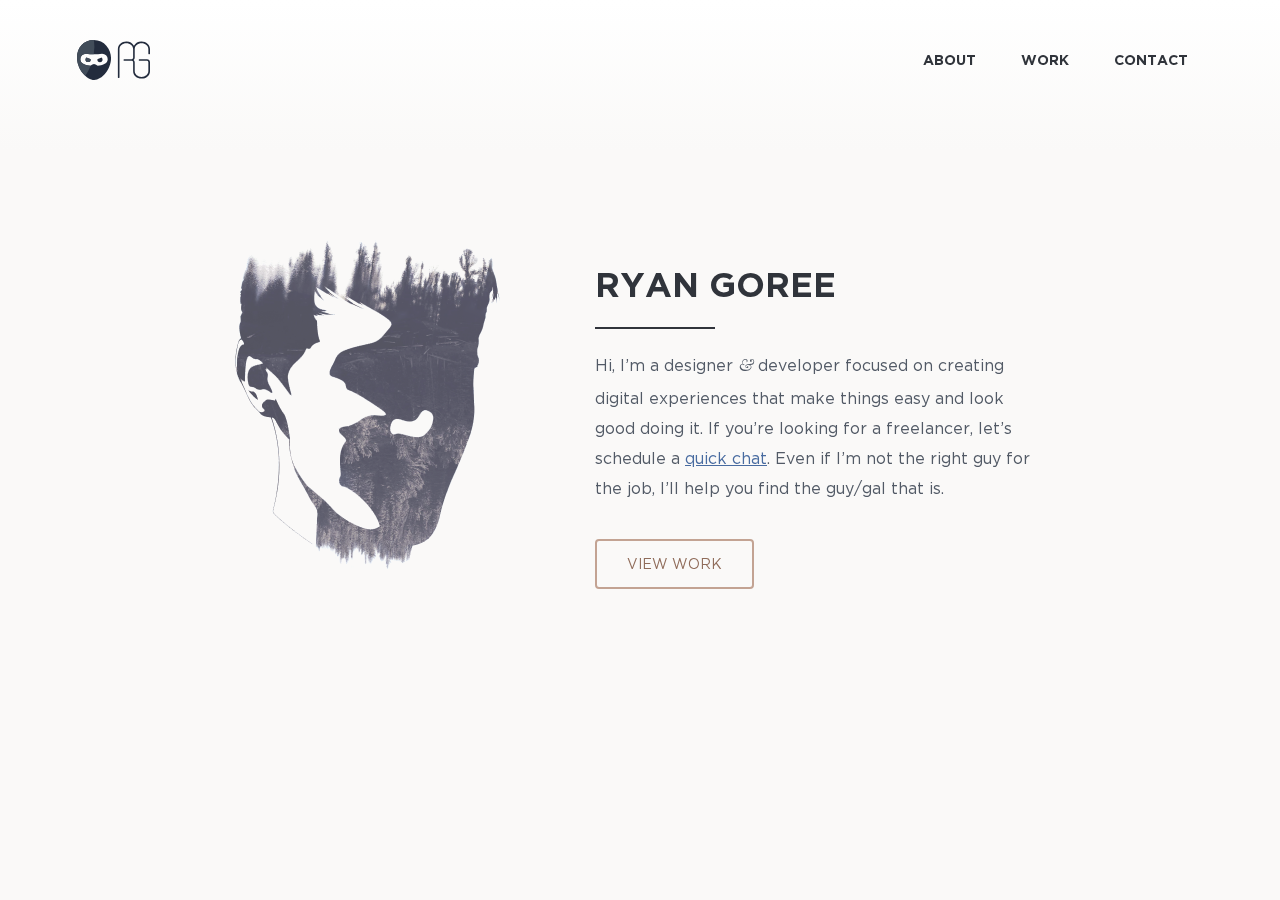
<file: index.html>
<!doctype html>
<html>
<head>
<meta charset="utf-8">
<meta name="viewport" content="width=device-width">
<title>Ryan Goree | Designer &amp; Developer</title>
<meta name="description" content="Hi, I’m a web designer &amp; web developer focused on creating digital experiences that make things easy and look good doing it.">
<link rel="shortcut icon" href="favicon.ico"/>
<link rel="stylesheet" href="css/portfolio-2017.css"></head>

<body>
<div class="background"></div>
<nav class="mobile-nav">
    <a href="javascript:;" class="mobile-nav-close-icon">
        <span>Close Menu</span>
    </a>
    <ul>
        <li><a href="/">About</a></li>
        <li><a href="/work.html">Work</a></li>
        <li><a href="/contact.html">Contact</a></li>
    </ul>
</nav>

<header class="mobile-header">
    <a class="logo" href="/">
        <img src="img/ninja-ryan-goree-light.svg">
    </a>
    <a href="javascript:;" class="mobile-nav-icon">
        <span>Menu</span>
    </a>
</header>

<div class="content">

    <header class="main-header">
        <a class="logo" href="/">
            <img src="img/ninja-ryan-goree.svg">
        </a>
        <nav class="main-nav">
            <ul>
                <li><a href="/">About</a></li>
                <li><a href="/work.html">Work</a></li>
                <li><a href="/contact.html">Contact</a></li>
            </ul>
        </nav>
    </header>
    
    <div id="about" class="page">
        <img class="about-portrait" src="img/dbl-exposure-vector-portrait.png">
        <div class="about-content">
            <h1>Ryan Goree</h1>
            <p>Hi, I’m a designer <span class="accent-character">&amp;</span> developer focused on creating digital experiences that make things easy and look good doing it. If you’re looking for a freelancer, let’s schedule a <a href="#quick-chat">quick chat</a>. Even if I’m not the right guy for the job, I’ll help you find the guy/gal that is.</p>
            <div class="button-container">
                <a href="/work.html" class="button button-1">View Work</a>
            </div>
        </div>
    </div>

    <div id="quick-chat" class="page">
        <h1>Request a Quick Chat</h1>
        <form id="quick-chat-form" action="http://www.ryangoree.com/cgi-sys/formmail.pl" method="post" name="hgmailer">
            <input type="hidden" name="recipient" value="ryan@ryangoree.com">
            <input type="hidden" name="subject" value="QUICK CHAT REQUEST">
            <div class="field-row">
                <input id="quick-chat-name" type="text" name="name" title="Name" placeholder="Name">
            </div>
            <div class="field-row">
                <input id="quick-chat-email-toggle" class="contact-toggle-radio" type="radio" name="response_type" value="email" checked>
                <label for="quick-chat-email-toggle" class="contact-toggle-label">Email</label>
                <input id="quick-chat-phone-toggle" class="contact-toggle-radio" type="radio" name="response_type" value="call">
                <label for="quick-chat-phone-toggle" class="contact-toggle-label">Call</label>
                <input id="quick-chat-email" class="contact-toggle-field active" type="email" name="email" title="Email address" placeholder="Email">
                <input id="quick-chat-phone" class="contact-toggle-field" type="tel" name="phone" title="Phone number" placeholder="Phone">
            </div>
            <div class="field-row">
                <textarea id="quick-chat-message" name="message" title="Short description of your project" placeholder="Short description of your project"></textarea>
            </div>
            <div class="button-container">
                <a href="/" class="submit button button-1">Send</a>
            </div>
            <div class="spinner"></div>
            <div class="confirmation">
                <h3>Thank You</h3>
                <p>I'll be in touch soon.<p>
            </div>
        </form>
    </div>

    <div id="contact" class="page">
        <h1>Contact</h1>
        <p>I'm based out of San Antonio, TX and work freelance during the evenings and weekends.</p>
        <div class="contact-cols">
            <div class="col">
                <h3>Email</h3>
                <a href="mailto:ryan@ryangoree.com">ryan@ryangoree.com</a>
            </div>
            <div class="col">
                <h3>Phone</h3>
                <a href="tel:2108345065">+1 (210) 834-5065</a>
            </div>
            <div class="col">
                <a id="linked-in-logo" href="https://www.linkedin.com/in/ryangoree/"><svg data-name="Layer 1" xmlns="http://www.w3.org/2000/svg" viewBox="0 0 30 30"><defs><style>.cls-1{fill:#a4acbb;}</style></defs><title>linkedin-logo</title><path class="cls-1" d="M27.78,0H2.21A2.19,2.19,0,0,0,0,2.16V27.84A2.19,2.19,0,0,0,2.21,30H27.78A2.19,2.19,0,0,0,30,27.84V2.16A2.19,2.19,0,0,0,27.78,0ZM8.9,25.56H4.45V11.25H8.9ZM6.67,9.29A2.58,2.58,0,1,1,9.25,6.71,2.58,2.58,0,0,1,6.67,9.29ZM25.57,25.56H21.12v-7c0-1.66,0-3.8-2.31-3.8s-2.67,1.81-2.67,3.68v7.08H11.69V11.25H16v2H16a4.67,4.67,0,0,1,4.21-2.31c4.51,0,5.34,3,5.34,6.82Z"/></svg></path></svg></a>
            </div>
        </div>
        <h2>Request a Quick Chat</h2>
        <form id="contact-form" action="http://www.ryangoree.com/cgi-sys/formmail.pl" method="post" name="hgmailer">
            <div class="spinner"></div>
            <div class="confirmation">
                <h3>Thank You</h3>
                <p>I'll be in touch soon.<p>
            </div>
            <input type="hidden" name="recipient" value="ryan@ryangoree.com">
            <input type="hidden" name="subject" value="QUICK CHAT REQUEST">
            <div class="field-row">
                <input id="contact-name" type="text" name="name" title="Name" placeholder="Name">
            </div>
            <div class="field-row">
                <input id="contact-email-toggle" class="contact-toggle-radio" type="radio" name="response_type" value="email" checked>
                <label for="contact-email-toggle" class="contact-toggle-label">Email</label>
                <input id="contact-phone-toggle" class="contact-toggle-radio" type="radio" name="response_type" value="phone">
                <label for="contact-phone-toggle" class="contact-toggle-label">Call</label>
                <input id="contact-email" class="contact-toggle-field active" type="email" name="email" title="Email address" placeholder="Email">
                <input id="contact-phone" class="contact-toggle-field" type="tel" name="phone" title="Phone number" placeholder="Phone">
            </div>
            <div class="field-row">
                <textarea id="contact-message" name="message" title="Short description of your project" placeholder="Short description of your project"></textarea>
            </div>
            <div class="button-container">
                <a href="/" class="submit button button-1">Send</a>
            </div>
        </form>
    </div>

<div id="spinner" class="spinner"></div>
<script src="https://ajax.googleapis.com/ajax/libs/jquery/3.2.1/jquery.min.js"></script>
<script src="js/portfolio-2017.js"></script>

</div></body>
</html>
</file>
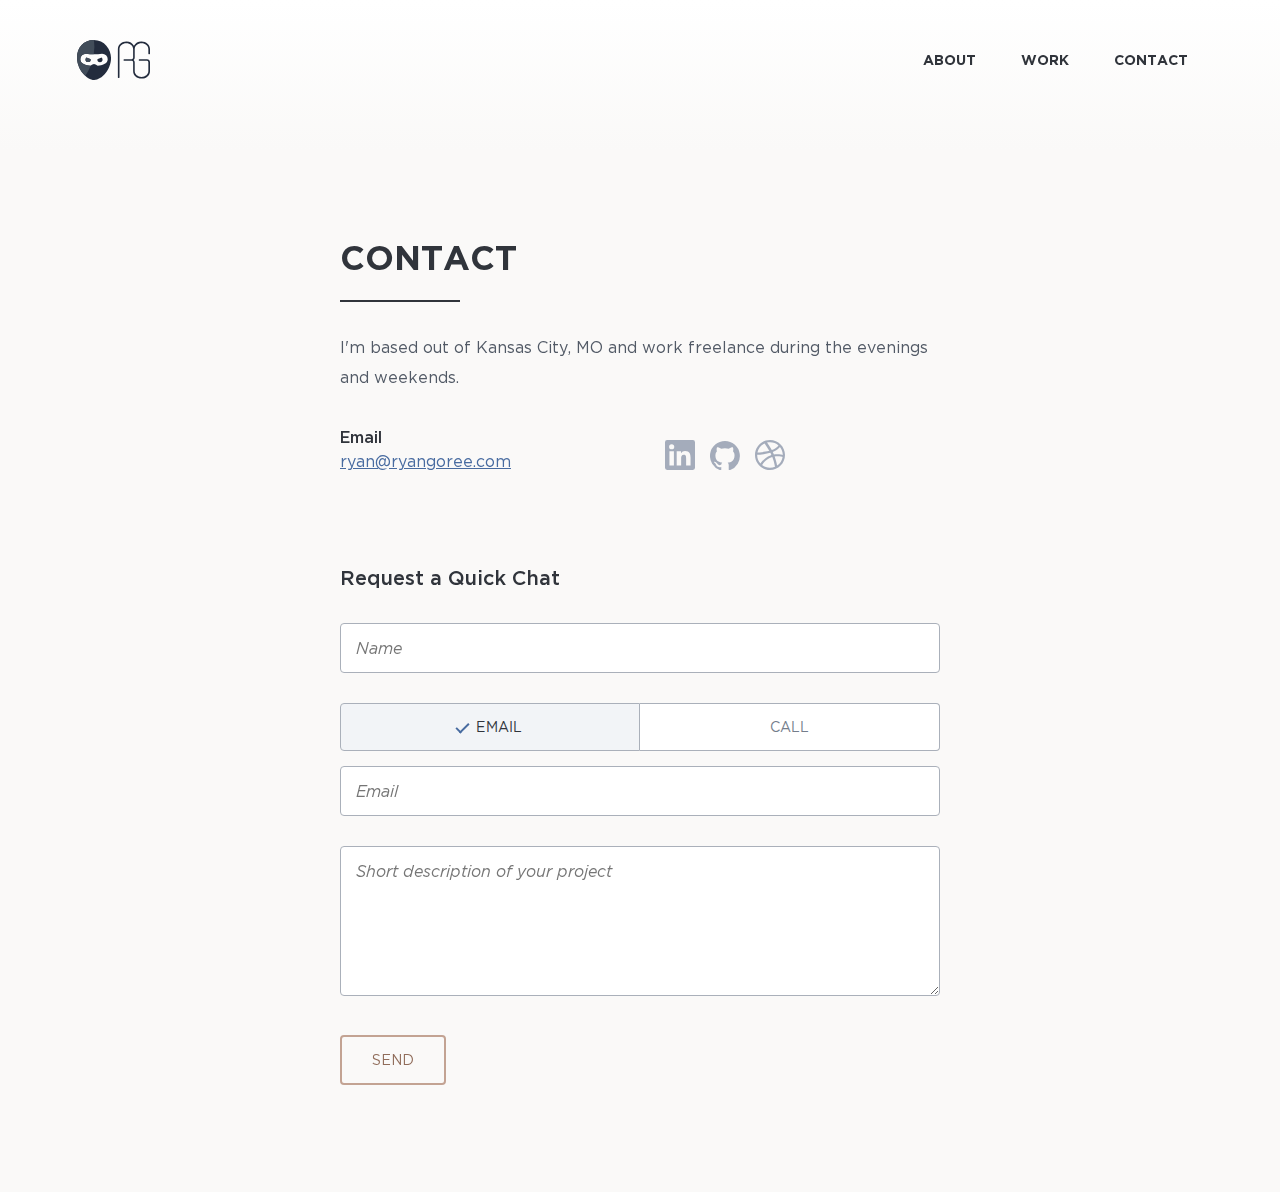
<file: contact.html>
<!doctype html>
<html>
<head>
<meta charset="utf-8">
<meta name="viewport" content="width=device-width">
<title>Ryan Goree | Designer &amp; Developer</title>
<meta name="description" content="Hi, I’m a web designer &amp; web developer focused on creating digital experiences that make things easy and look good doing it.">
<link rel="shortcut icon" href="favicon.ico"/>
<link rel="stylesheet" href="css/portfolio-2017.css"></head>

<body>
<div class="background"></div>
<nav class="mobile-nav">
    <a href="javascript:;" class="mobile-nav-close-icon">
        <span>Close Menu</span>
    </a>
    <ul>
        <li><a href="/">About</a></li>
        <li><a href="/work.html">Work</a></li>
        <li><a href="/contact.html">Contact</a></li>
    </ul>
</nav>

<header class="mobile-header">
    <a class="logo" href="/">
        <img src="img/ninja-ryan-goree-light.svg">
    </a>
    <a href="javascript:;" class="mobile-nav-icon">
        <span>Menu</span>
    </a>
</header>

<div class="content">

    <header class="main-header">
        <a class="logo" href="/">
            <img src="img/ninja-ryan-goree.svg">
        </a>
        <nav class="main-nav">
            <ul>
                <li><a href="/">About</a></li>
                <li><a href="/work.html">Work</a></li>
                <li><a href="/contact.html">Contact</a></li>
            </ul>
        </nav>
    </header>

    <div id="contact" class="page">
        <h1>Contact</h1>
        <p>I'm based out of Kansas City, MO and work freelance during the evenings and weekends.</p>
        <div class="contact-cols">
            <div class="col">
                <h3>Email</h3>
                <a href="mailto:ryan@ryangoree.com">ryan@ryangoree.com</a>
            </div>
            <div class="col icons">
                <a class="social-icon linkedin-icon" title="LinkedIn" href="https://www.linkedin.com/in/ryangoree/" target="_blank"><svg xmlns="http://www.w3.org/2000/svg" viewBox="0 0 30 30"><path d="M27.78,0H2.21A2.19,2.19,0,0,0,0,2.16V27.84A2.19,2.19,0,0,0,2.21,30H27.78A2.19,2.19,0,0,0,30,27.84V2.16A2.19,2.19,0,0,0,27.78,0ZM8.9,25.56H4.45V11.25H8.9ZM6.67,9.29A2.58,2.58,0,1,1,9.25,6.71,2.58,2.58,0,0,1,6.67,9.29ZM25.57,25.56H21.12v-7c0-1.66,0-3.8-2.31-3.8s-2.67,1.81-2.67,3.68v7.08H11.69V11.25H16v2H16a4.67,4.67,0,0,1,4.21-2.31c4.51,0,5.34,3,5.34,6.82Z"/></svg></path></svg></a>
                <a class="social-icon github-icon" title="GitHub" href="https://github.com/ryangoree" target="_blank"><svg xmlns="http://www.w3.org/2000/svg" viewBox="0 0 32.58 31.77"><path d="M16.29,0a16.29,16.29,0,0,0-5.15,31.75c.82.15,1.11-.36,1.11-.79s0-1.41,0-2.77C7.7,29.18,6.74,26,6.74,26a4.36,4.36,0,0,0-1.81-2.39c-1.47-1,.12-1,.12-1a3.43,3.43,0,0,1,2.49,1.68,3.48,3.48,0,0,0,4.74,1.36,3.46,3.46,0,0,1,1-2.18c-3.62-.41-7.42-1.81-7.42-8a6.3,6.3,0,0,1,1.67-4.37,5.94,5.94,0,0,1,.16-4.31s1.37-.44,4.48,1.67a15.41,15.41,0,0,1,8.16,0c3.11-2.11,4.47-1.67,4.47-1.67A5.91,5.91,0,0,1,25,11.07a6.3,6.3,0,0,1,1.67,4.37c0,6.26-3.81,7.63-7.44,8a3.85,3.85,0,0,1,1.11,3c0,2.18,0,3.94,0,4.47s.29.94,1.12.78A16.29,16.29,0,0,0,16.29,0Z" style="fill-rule:evenodd"/></svg></a>
                <a class="social-icon dribble-icon" title="Dribbble" href="https://dribbble.com/ryangoree" target="_blank"><svg viewBox="0 0 100 100" fill="none" xmlns="http://www.w3.org/2000/svg"><path fill-rule="evenodd" clip-rule="evenodd" d="M50 0C22.397 0 0 22.397 0 50C0 77.603 22.397 100 50 100C77.5488 100 100 77.603 100 50C100 22.397 77.5488 0 50 0ZM83.026 23.0477C88.9913 30.3145 92.5705 39.5879 92.679 49.6204C91.269 49.3492 77.1692 46.4751 62.961 48.2646C62.6356 47.5597 62.3644 46.8004 62.0391 46.0412C61.1714 43.9805 60.1952 41.8655 59.2191 39.859C74.9458 33.4599 82.1041 24.2408 83.026 23.0477ZM50 7.37527C60.846 7.37527 70.7701 11.4425 78.308 18.1128C77.5488 19.1974 71.0954 27.82 55.9111 33.5141C48.9154 20.6616 41.1605 10.141 39.9675 8.5141C43.167 7.75488 46.5293 7.37527 50 7.37527ZM31.833 11.3883C32.9718 12.9067 40.564 23.4816 47.6681 36.0629C27.7115 41.3774 10.0868 41.269 8.18872 41.269C10.9544 28.0369 19.9024 17.0282 31.833 11.3883ZM7.26681 50.0542C7.26681 49.6204 7.26681 49.1866 7.26681 48.7527C9.11063 48.8069 29.8265 49.0781 51.1388 42.679C52.3861 45.0651 53.5249 47.5054 54.6095 49.9458C54.0672 50.1085 53.4707 50.2712 52.9284 50.4338C30.9111 57.538 19.1974 76.9523 18.2213 78.5792C11.4425 71.0412 7.26681 61.0087 7.26681 50.0542ZM50 92.7332C40.1302 92.7332 31.0195 89.3709 23.8069 83.731C24.5662 82.1584 33.243 65.4555 57.321 57.0499C57.4295 56.9957 57.4837 56.9957 57.5922 56.9414C63.6117 72.5054 66.0521 85.5748 66.7028 89.3167C61.551 91.5401 55.9111 92.7332 50 92.7332ZM73.807 85.4122C73.3731 82.8091 71.0955 70.3362 65.5098 54.9892C78.9046 52.8742 90.6182 56.3449 92.0824 56.833C90.2386 68.7093 83.4056 78.9588 73.807 85.4122Z" fill="#444"/></svg></a>
            </div>
        </div>
        <h2>Request a Quick Chat</h2>
        <form id="contact-form" action="http://www.ryangoree.com/cgi-sys/formmail.pl" method="post" name="hgmailer">
            <div class="spinner"></div>
            <div class="confirmation">
                <h3>Thank You</h3>
                <p>I'll be in touch soon.<p>
            </div>
            <input type="hidden" name="recipient" value="ryan@ryangoree.com">
            <input type="hidden" name="subject" value="QUICK CHAT REQUEST">
            <div class="field-row">
                <input id="contact-name" type="text" name="name" title="Name" placeholder="Name">
            </div>
            <div class="field-row">
                <input id="contact-email-toggle" class="contact-toggle-radio" type="radio" name="response_type" value="email" checked>
                <label for="contact-email-toggle" class="contact-toggle-label">Email</label>
                <input id="contact-phone-toggle" class="contact-toggle-radio" type="radio" name="response_type" value="phone">
                <label for="contact-phone-toggle" class="contact-toggle-label">Call</label>
                <input id="contact-email" class="contact-toggle-field active" type="email" name="email" title="Email address" placeholder="Email">
                <input id="contact-phone" class="contact-toggle-field" type="tel" name="phone" title="Phone number" placeholder="Phone">
            </div>
            <div class="field-row">
                <textarea id="contact-message" name="message" title="Short description of your project" placeholder="Short description of your project"></textarea>
            </div>
            <div class="button-container">
                <a href="/contact.html" class="submit button button-1">Send</a>
            </div>
        </form>
    </div>

<div id="spinner" class="spinner"></div>
<script src="https://ajax.googleapis.com/ajax/libs/jquery/3.2.1/jquery.min.js"></script>
<script src="js/portfolio-2017.js"></script>

</div></body>
</html>
</file>
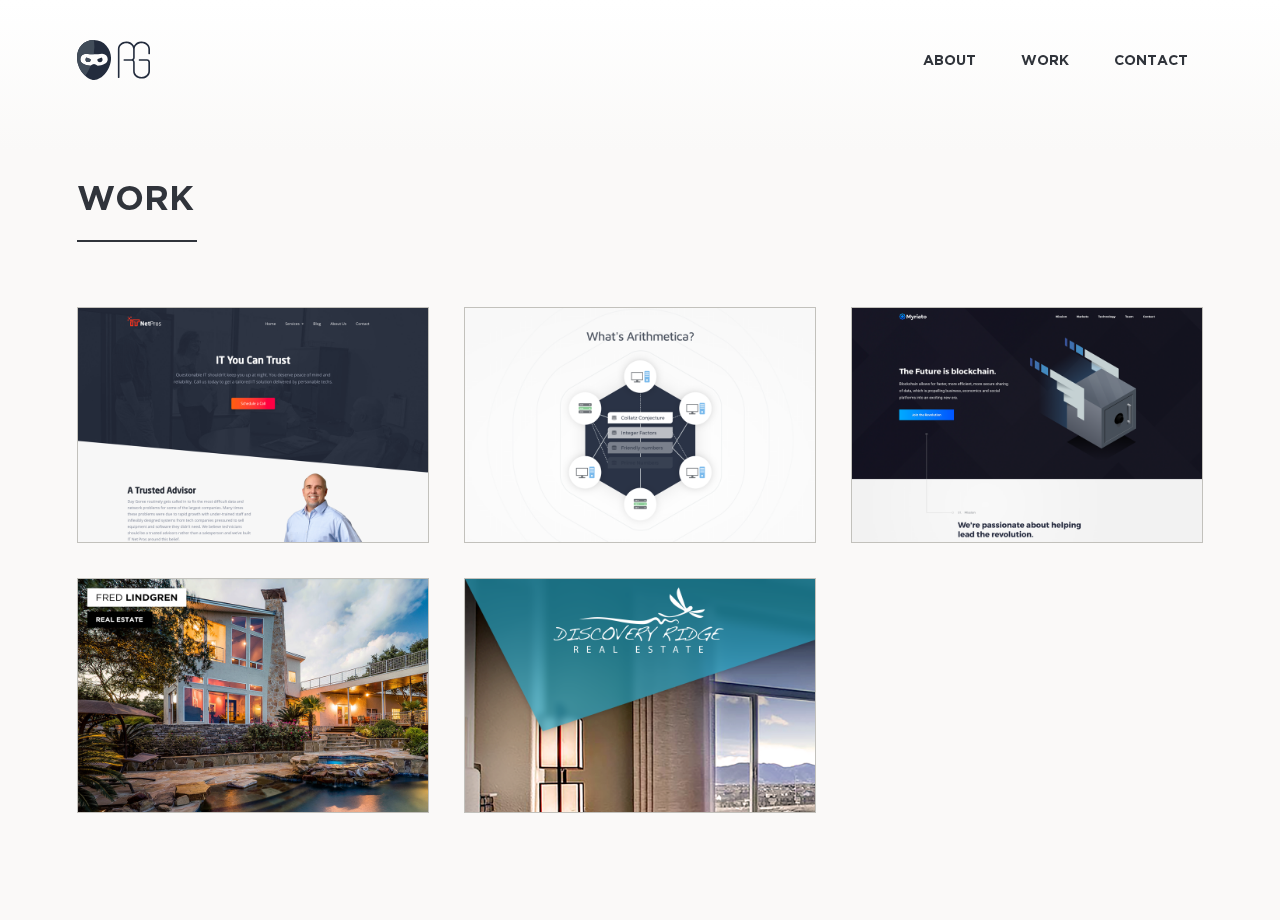
<file: work.html>
<!doctype html>
<html>
<head>
<meta charset="utf-8">
<meta name="viewport" content="width=device-width">
<title>Ryan Goree | Designer &amp; Developer</title>
<meta name="description" content="Hi, I’m a web designer &amp; web developer focused on creating digital experiences that make things easy and look good doing it.">
<link rel="shortcut icon" href="favicon.ico"/>
<link rel="stylesheet" href="css/portfolio-2017.css"></head>

<body>
<div class="background"></div>
<nav class="mobile-nav">
    <a href="javascript:;" class="mobile-nav-close-icon">
        <span>Close Menu</span>
    </a>
    <ul>
        <li><a href="/">About</a></li>
        <li><a href="/work.html">Work</a></li>
        <li><a href="/contact.html">Contact</a></li>
    </ul>
</nav>

<header class="mobile-header">
    <a class="logo" href="/">
        <img src="img/ninja-ryan-goree-light.svg">
    </a>
    <a href="javascript:;" class="mobile-nav-icon">
        <span>Menu</span>
    </a>
</header>

<div class="content">

    <header class="main-header">
        <a class="logo" href="/">
            <img src="img/ninja-ryan-goree.svg">
        </a>
        <nav class="main-nav">
            <ul>
                <li><a href="/">About</a></li>
                <li><a href="/work.html">Work</a></li>
                <li><a href="/contact.html">Contact</a></li>
            </ul>
        </nav>
    </header>

    <div id="work" class="page">
        <h1>Work</h1>
        <ul class="work-thumbs">
            <li>
                <a href="/work/itnetpros.html">
                    <img alt="It Net Pros" title="" src="img/thumb-itnetpros.png">
                    <div class="description">
                        <div class="description-content">
                            <h2>IT Net Pros</h2>
                            <ul class="work-thumb-tags">
                                <li>web design</li>
                                <li>web development</li>
                            </ul>
                        </div>
                    </div>
                </a>
            </li>
            <li>
                <a href="/work/arithmetica.html">
                    <img alt="Arithmetica" title="" src="img/thumb-arithmetica.png">
                    <div class="description">
                        <div class="description-content">
                            <h2>Arithmetica</h2>
                            <ul class="work-thumb-tags">
                                <li>web design</li>
                                <li>web development</li>
                            </ul>
                        </div>
                    </div>
                </a>
            </li>
            <li>
                <a href="/work/myriato.html">
                    <img alt="Myriato" title="" src="img/thumb-myriato.png">
                    <div class="description">
                        <div class="description-content">
                            <h2>Myriato</h2>
                            <ul class="work-thumb-tags">
                                <li>web design</li>
                                <li>web development</li>
                            </ul>
                        </div>
                    </div>
                </a>
            </li>
            <li>
                <a href="/work/fredlindgren.html">
                    <img alt="Fred Lindgren Photography" title="" src="img/thumb-fredlindgren.png">
                    <div class="description">
                        <div class="description-content">
                            <h2>Fred Lindgren Photography</h2>
                            <ul class="work-thumb-tags">
                                <li>web design</li>
                                <li>web development</li>
                            </ul>
                        </div>
                    </div>
                </a>
            </li>
            <li>
                <a href="/work/discoveryridge.html">
                    <img alt="Discovery Ridge Real Estate" title="" src="img/thumb-discoveryridge.png">
                    <div class="description">
                        <div class="description-content">
                            <h2>Discovery Ridge Real Estate</h2>
                            <ul class="work-thumb-tags">
                                <li>web design</li>
                            </ul>
                        </div>
                    </div>
                </a>
            </li>
        </ul>
    </div>

<div id="spinner" class="spinner"></div>
<script src="https://ajax.googleapis.com/ajax/libs/jquery/3.2.1/jquery.min.js"></script>
<script src="js/portfolio-2017.js"></script>

</div></body>
</html>
</file>
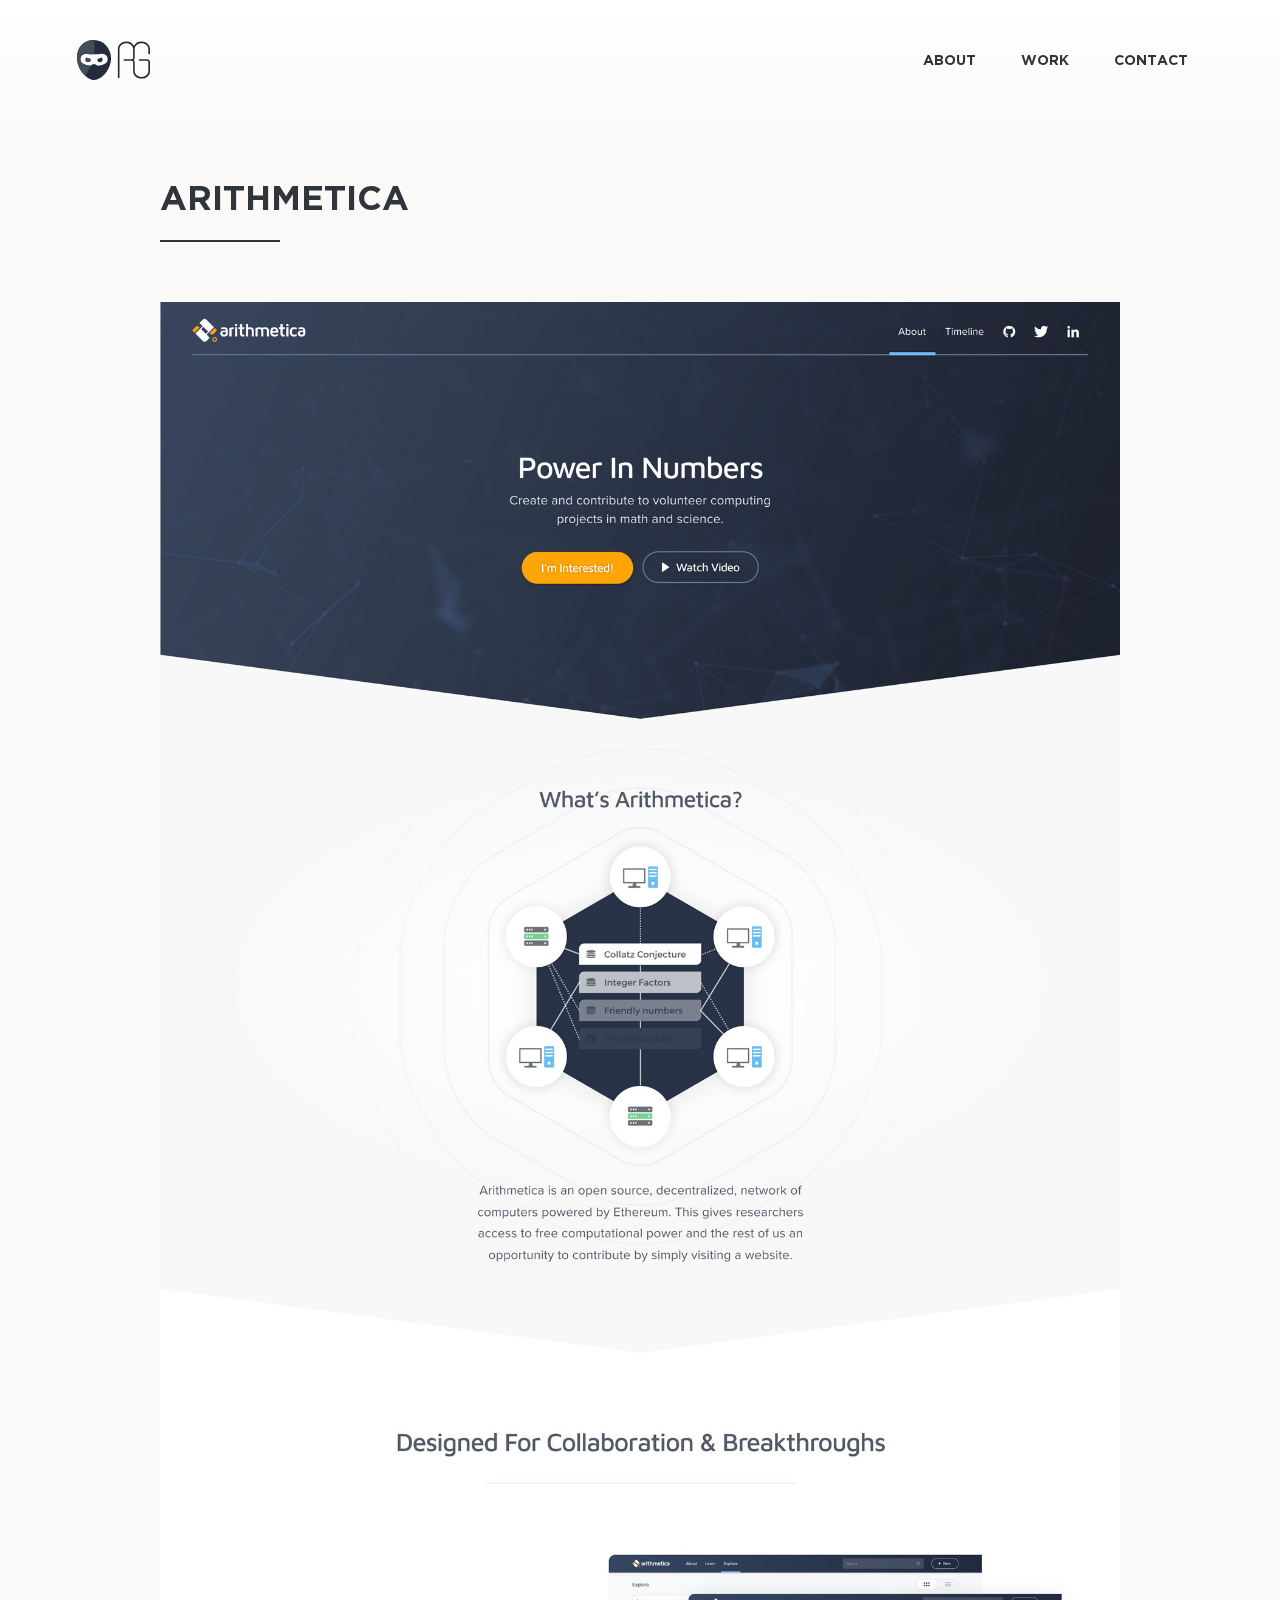
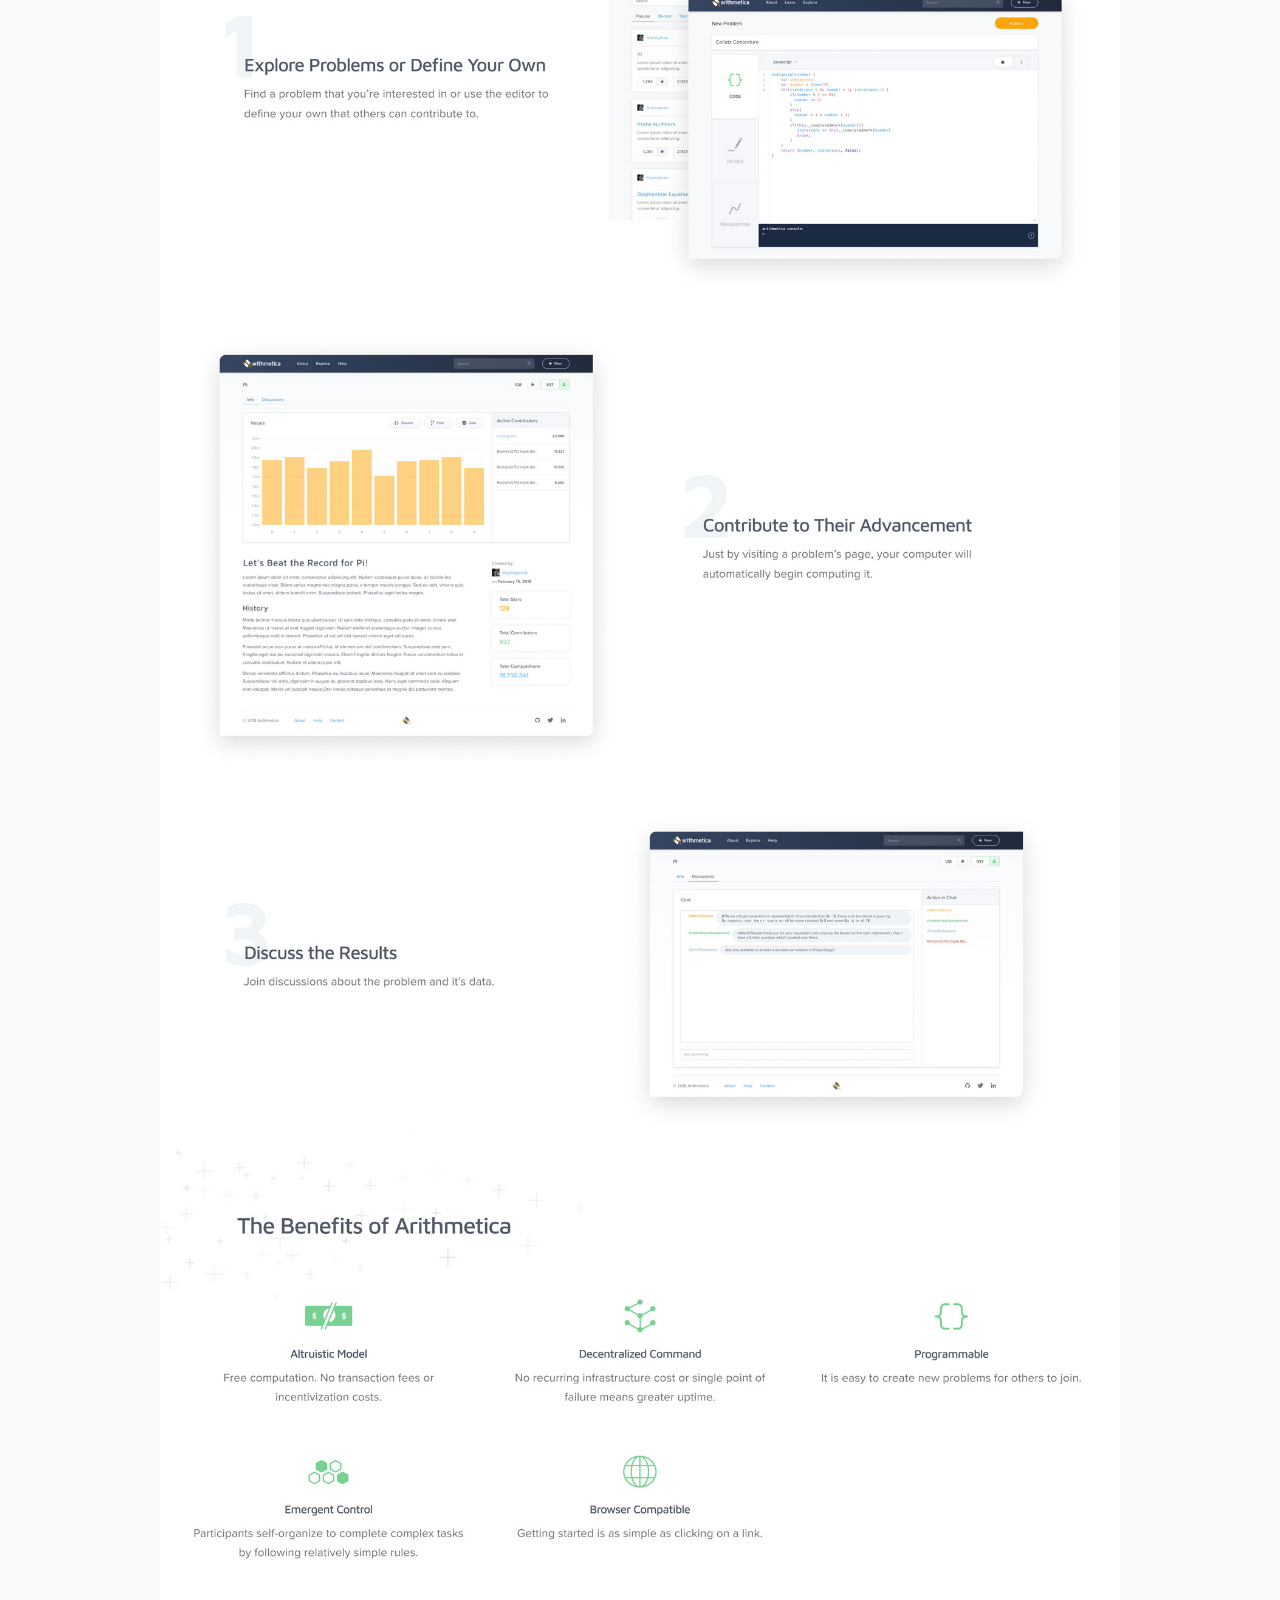
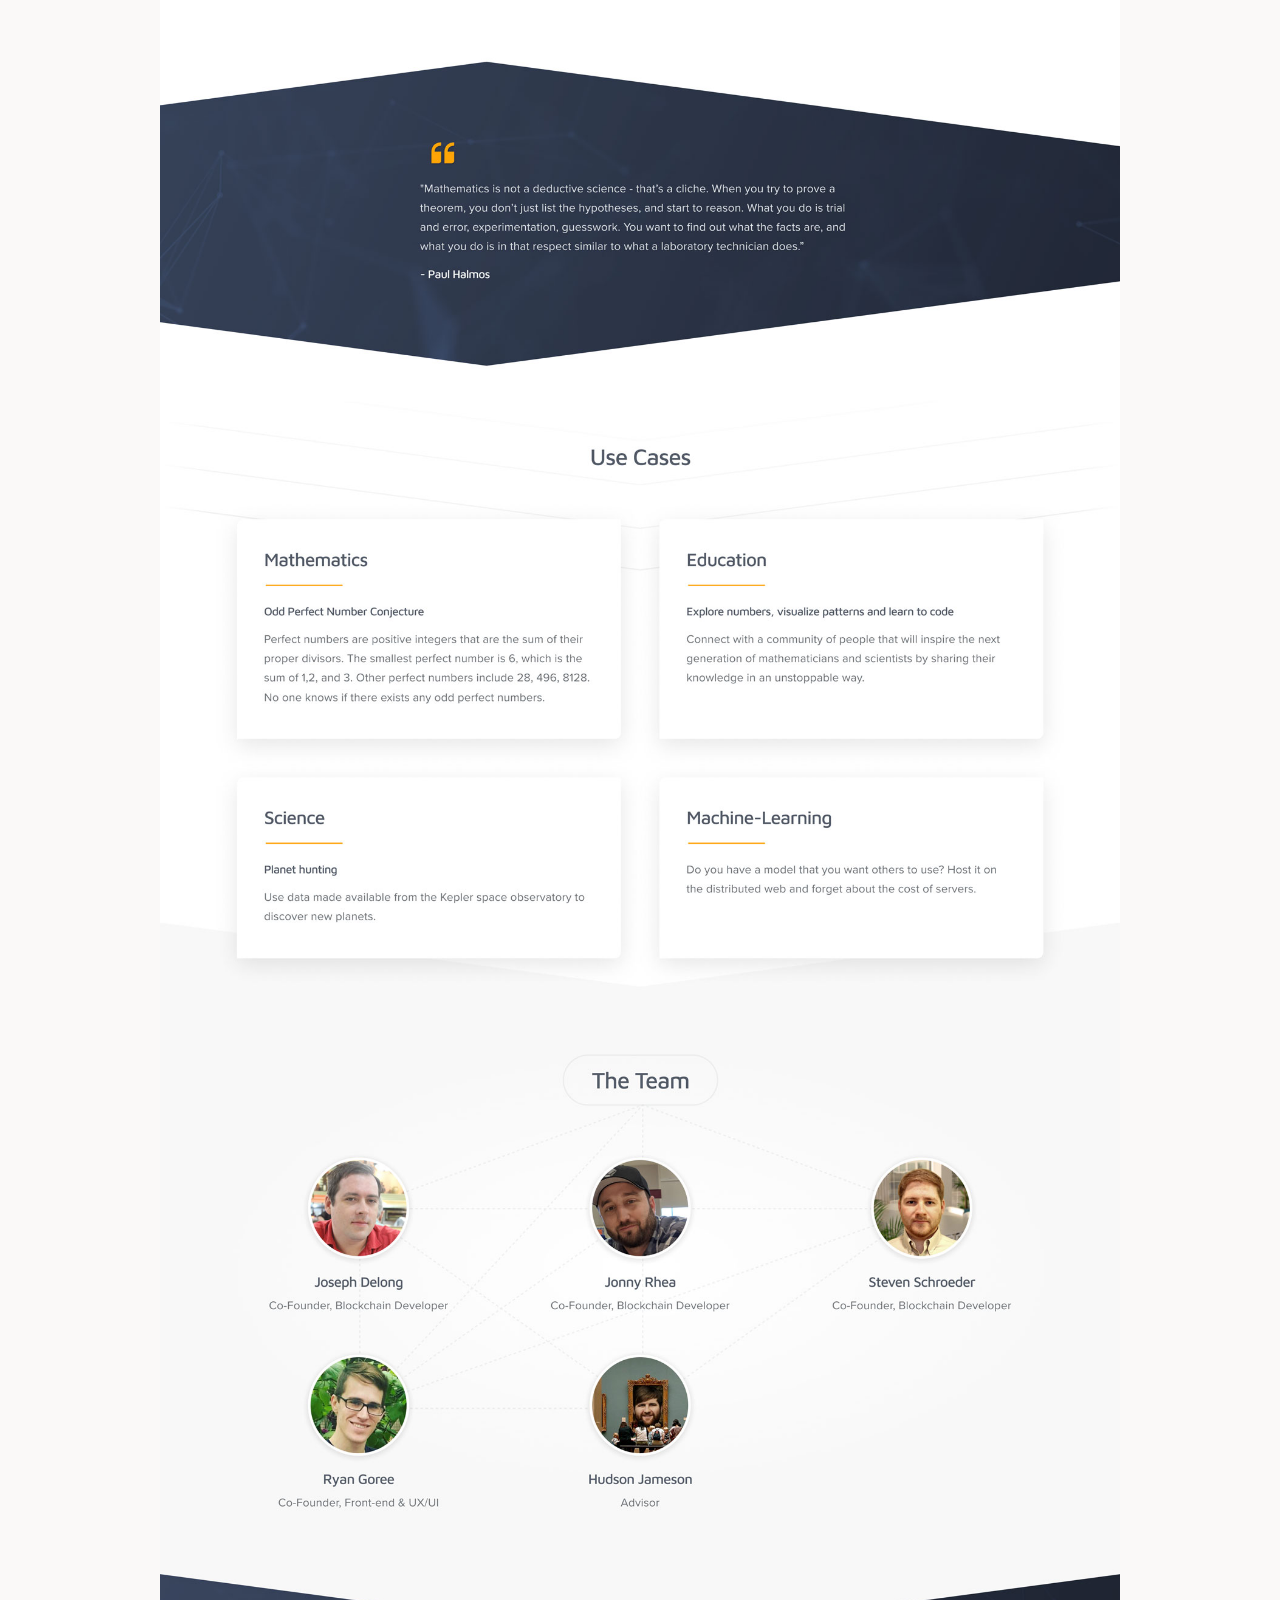
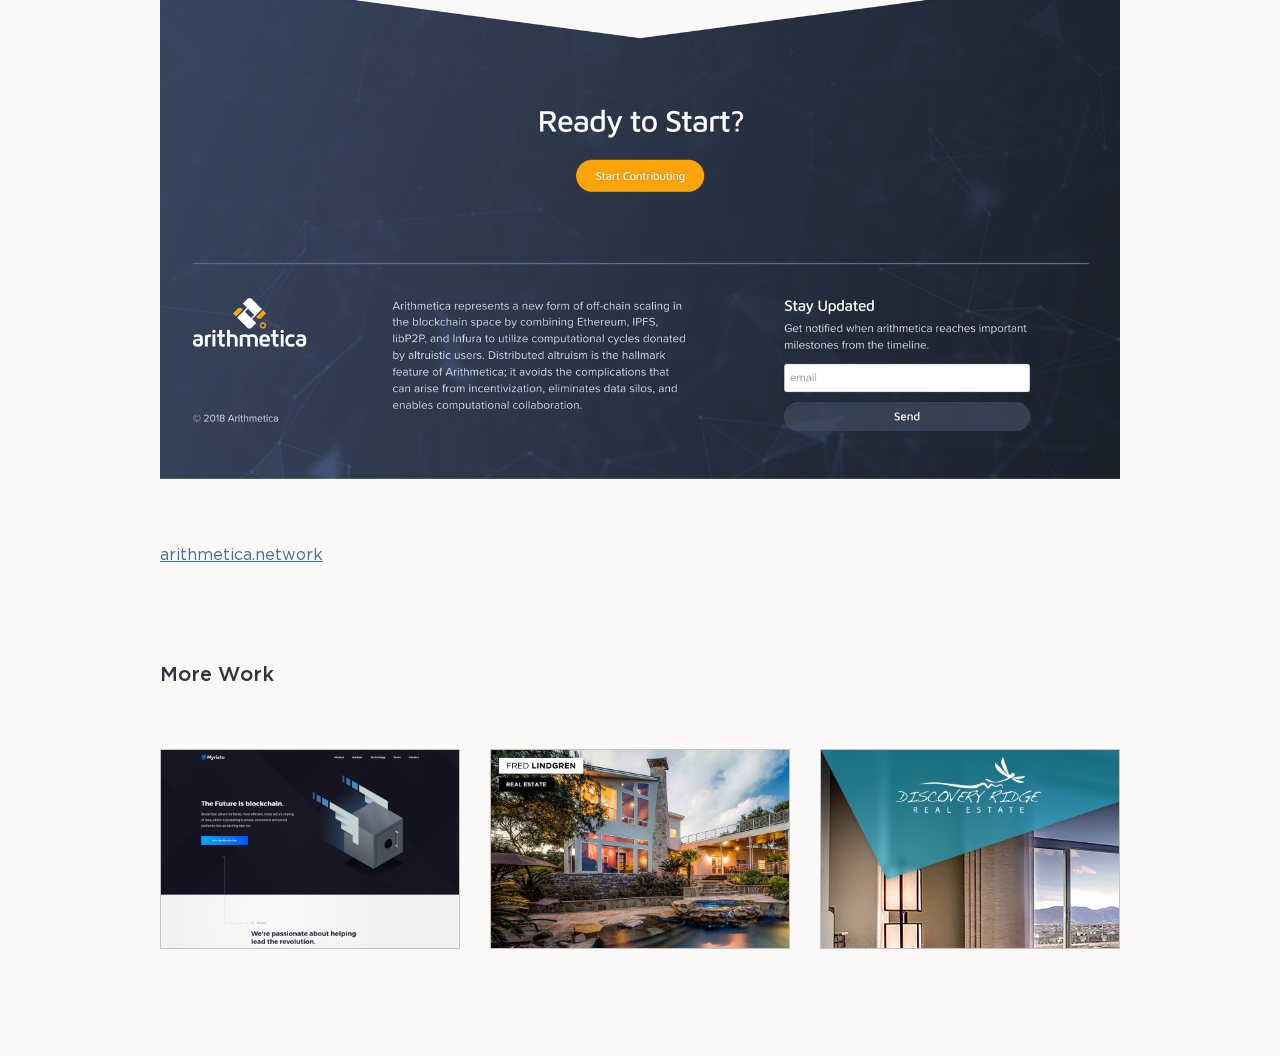
<file: work/arithmetica.html>
<!doctype html>
<html>
<head>
<meta charset="utf-8">
<meta name="viewport" content="width=device-width">
<title>Ryan Goree | Arithmetica Web Design</title>
<meta name="description" content="Hi, I’m a web designer &amp; web developer focused on creating digital experiences that make things easy and look good doing it.">
<link rel="shortcut icon" href="favicon.ico"/>
<link rel="stylesheet" href="/css/portfolio-2017.css"></head>

<body>
<nav class="mobile-nav">
    <a href="javascript:;" class="mobile-nav-close-icon">
        <span>Close Menu</span>
    </a>
    <ul>
        <li><a href="/">About</a></li>
        <li><a href="/work.html">Work</a></li>
        <li><a href="/contact.html">Contact</a></li>
    </ul>
</nav>

<header class="mobile-header">
    <a class="logo" href="/">
        <img src="/img/ninja-ryan-goree-light.svg">
    </a>
    <a href="javascript:;" class="mobile-nav-icon">
        <span>Menu</span>
    </a>
</header>

<div class="content">

    <header class="main-header">
        <a class="logo" href="/">
            <img src="/img/ninja-ryan-goree.svg">
        </a>
        <nav class="main-nav">
            <ul>
                <li><a href="/">About</a></li>
                <li><a href="/work.html">Work</a></li>
                <li><a href="/contact.html">Contact</a></li>
            </ul>
        </nav>
    </header>
    <div class="page project-page">
        <h1>Arithmetica</h1>
        <img class="intro-img" src="/img/arithmetica/arithmetica-screenshot.jpg">
        <p><a href="http://www.arithmetica.network">arithmetica.network</a></p>
        <div class="more-projects">
            <h2>More Work</h2>
             <ul class="work-thumbs">
                <li>
                    <a href="/work/myriato.html">
                        <img alt="Myriato" title="" src="/img/thumb-myriato.png">
                        <div class="description">
                            <div class="description-content">
                                <h2>Myriato</h2>
                            </div>
                        </div>
                    </a>
                </li>
                 <li>
                    <a href="/work/fredlindgren.html">
                        <img alt="Fred Lindgren Photography" title="" src="/img/thumb-fredlindgren.png">
                        <div class="description">
                            <div class="description-content">
                                <h2>Fred Lindgren Photography</h2>
                            </div>
                        </div>
                    </a>
                </li>
                <li>
                    <a href="/work/discoveryridge.html">
                        <img alt="Discovery Ridge Real Estate" title="" src="/img/thumb-discoveryridge.png">
                        <div class="description">
                            <div class="description-content">
                                <h2>Discovery Ridge Real Estate</h2>
                            </div>
                        </div>
                    </a>
                </li>
            </ul>
        </div>
    </div>

<div id="spinner" class="spinner"></div>
<script src="https://ajax.googleapis.com/ajax/libs/jquery/3.2.1/jquery.min.js"></script>
<script src="/js/portfolio-2017.js"></script>

</div></body>
</html>
</file>
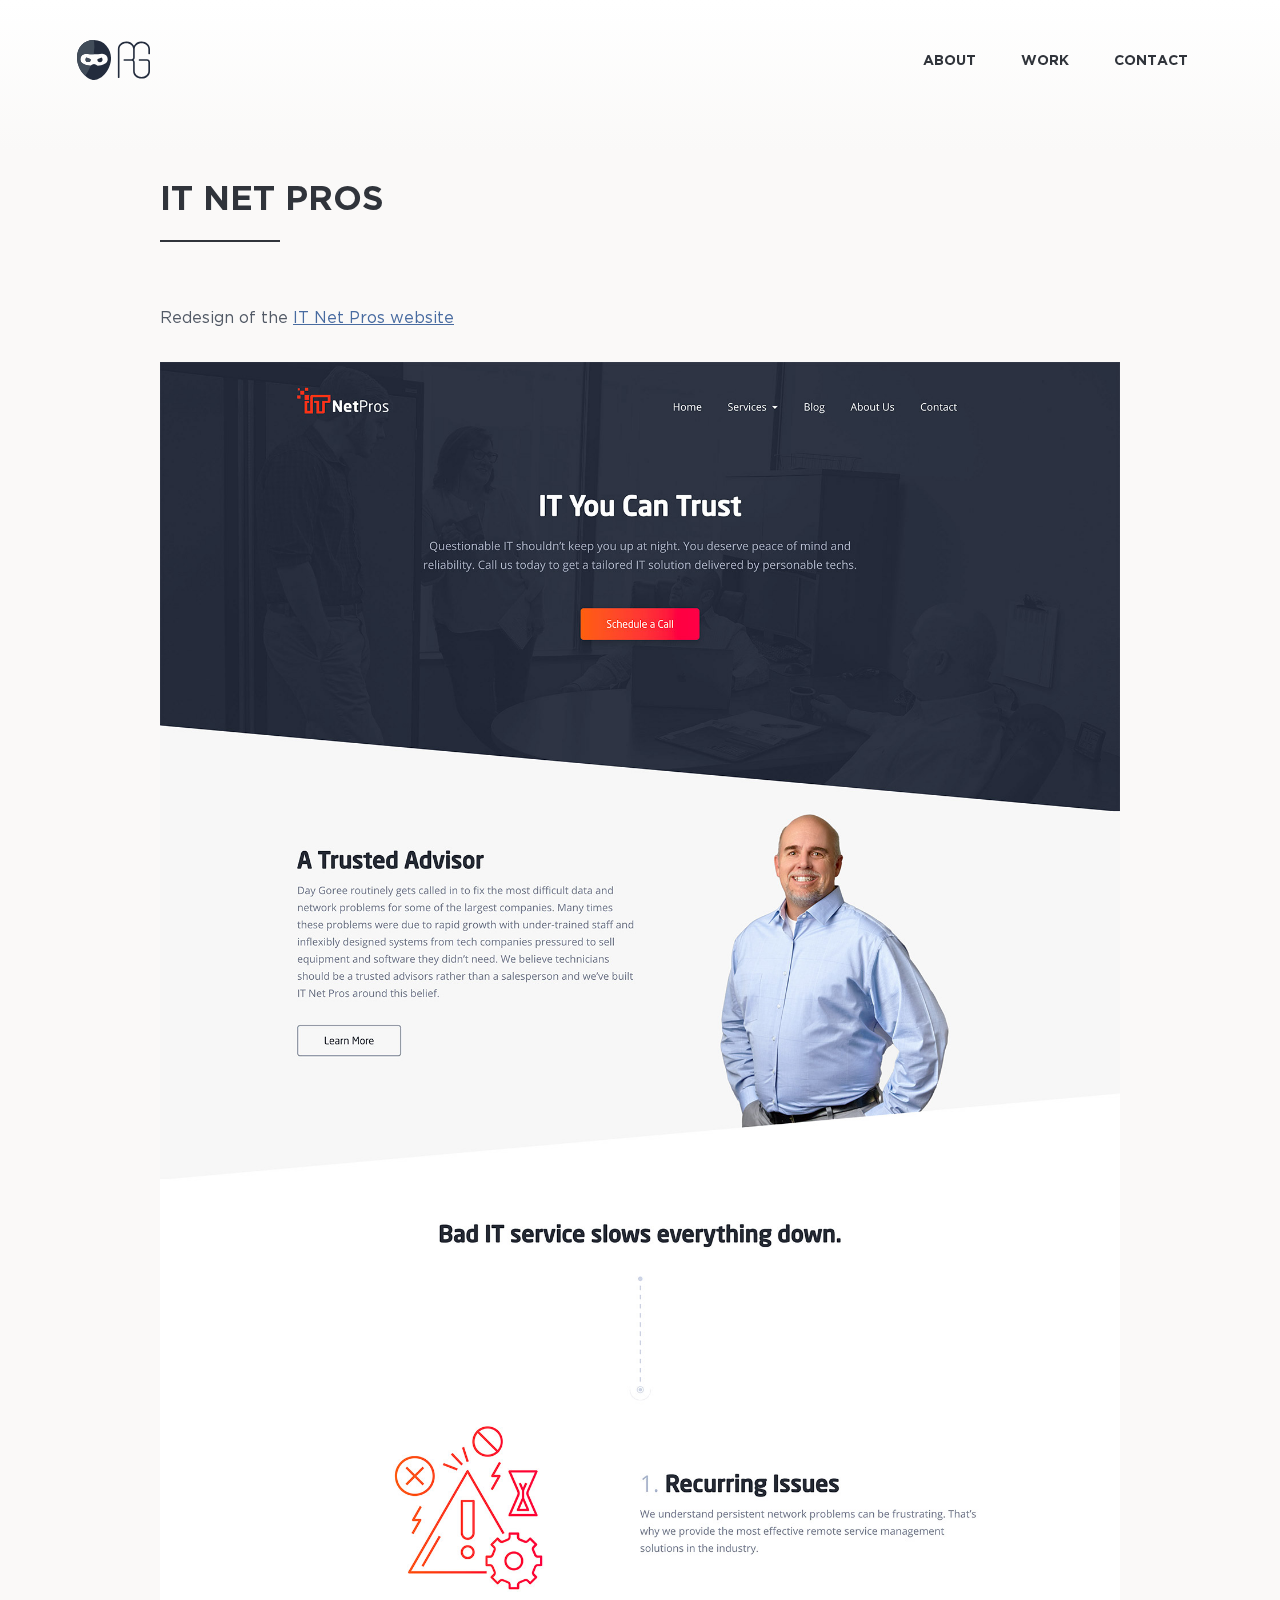
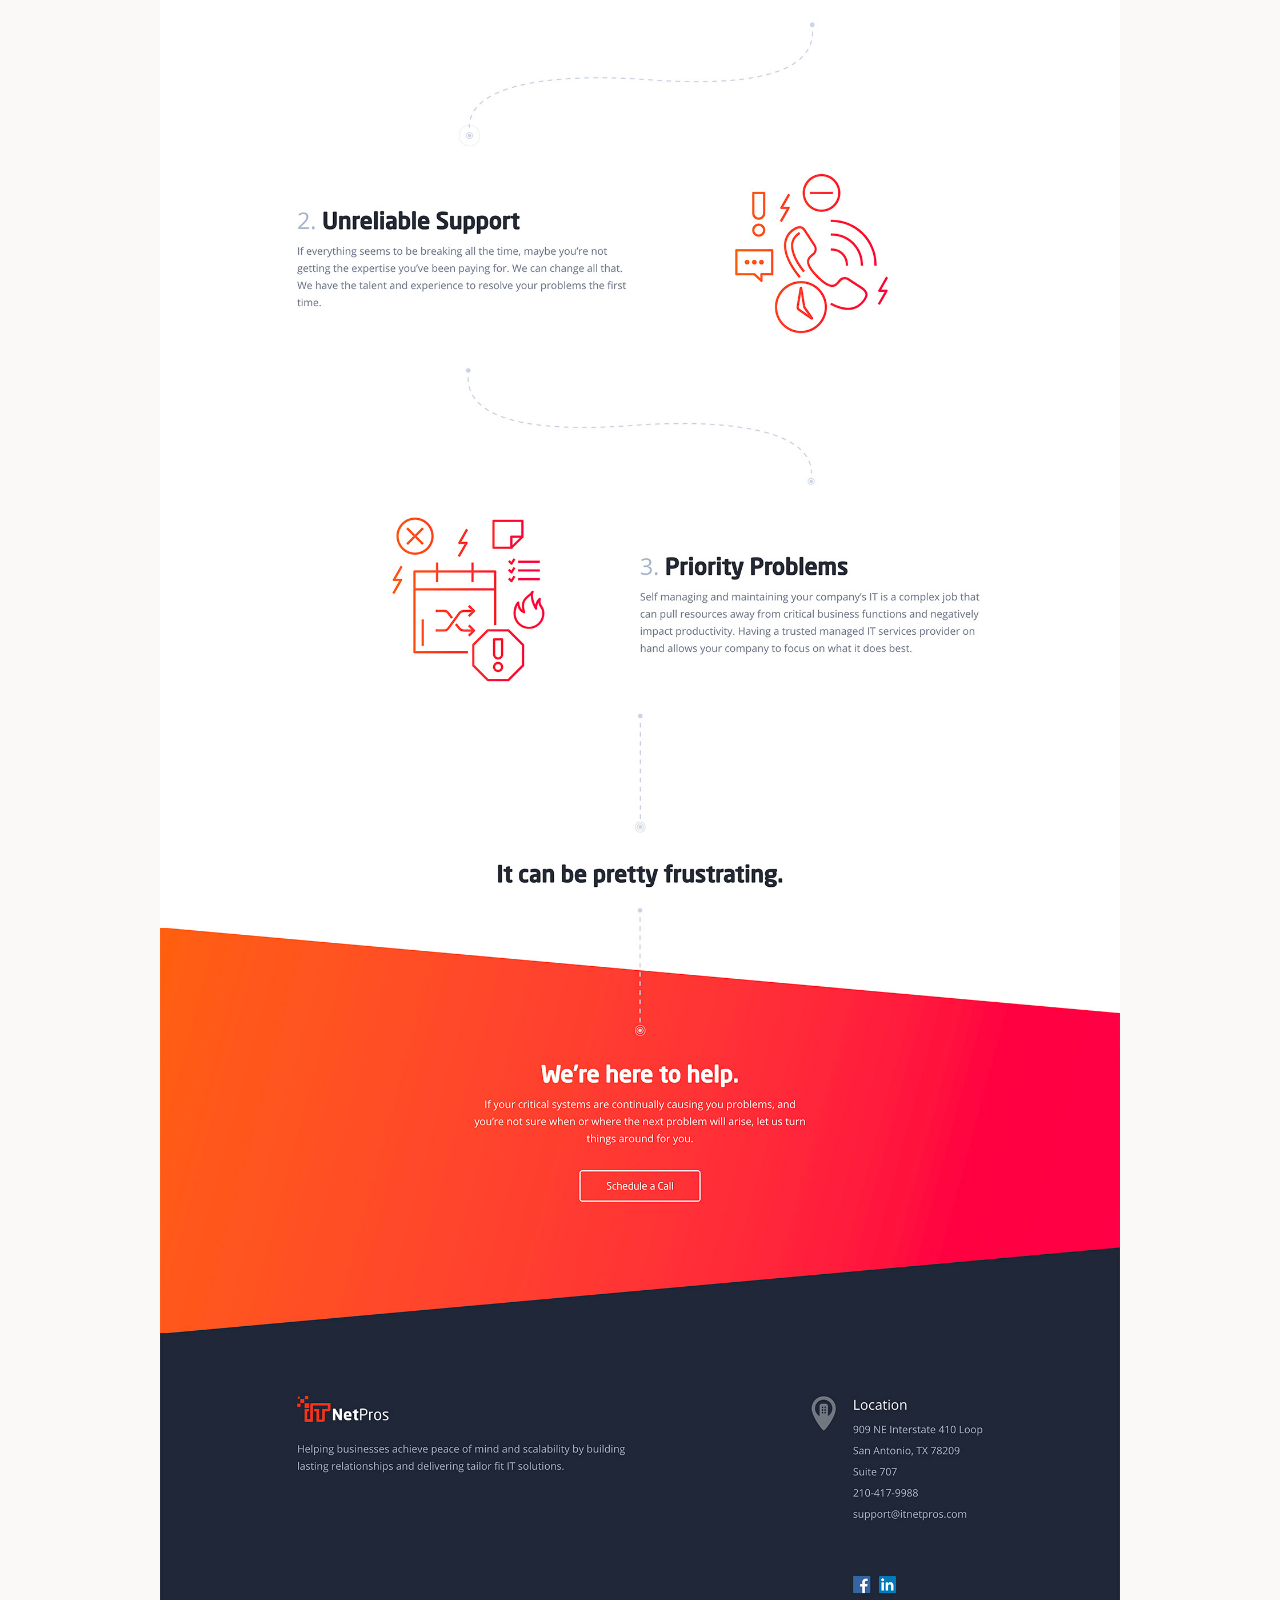
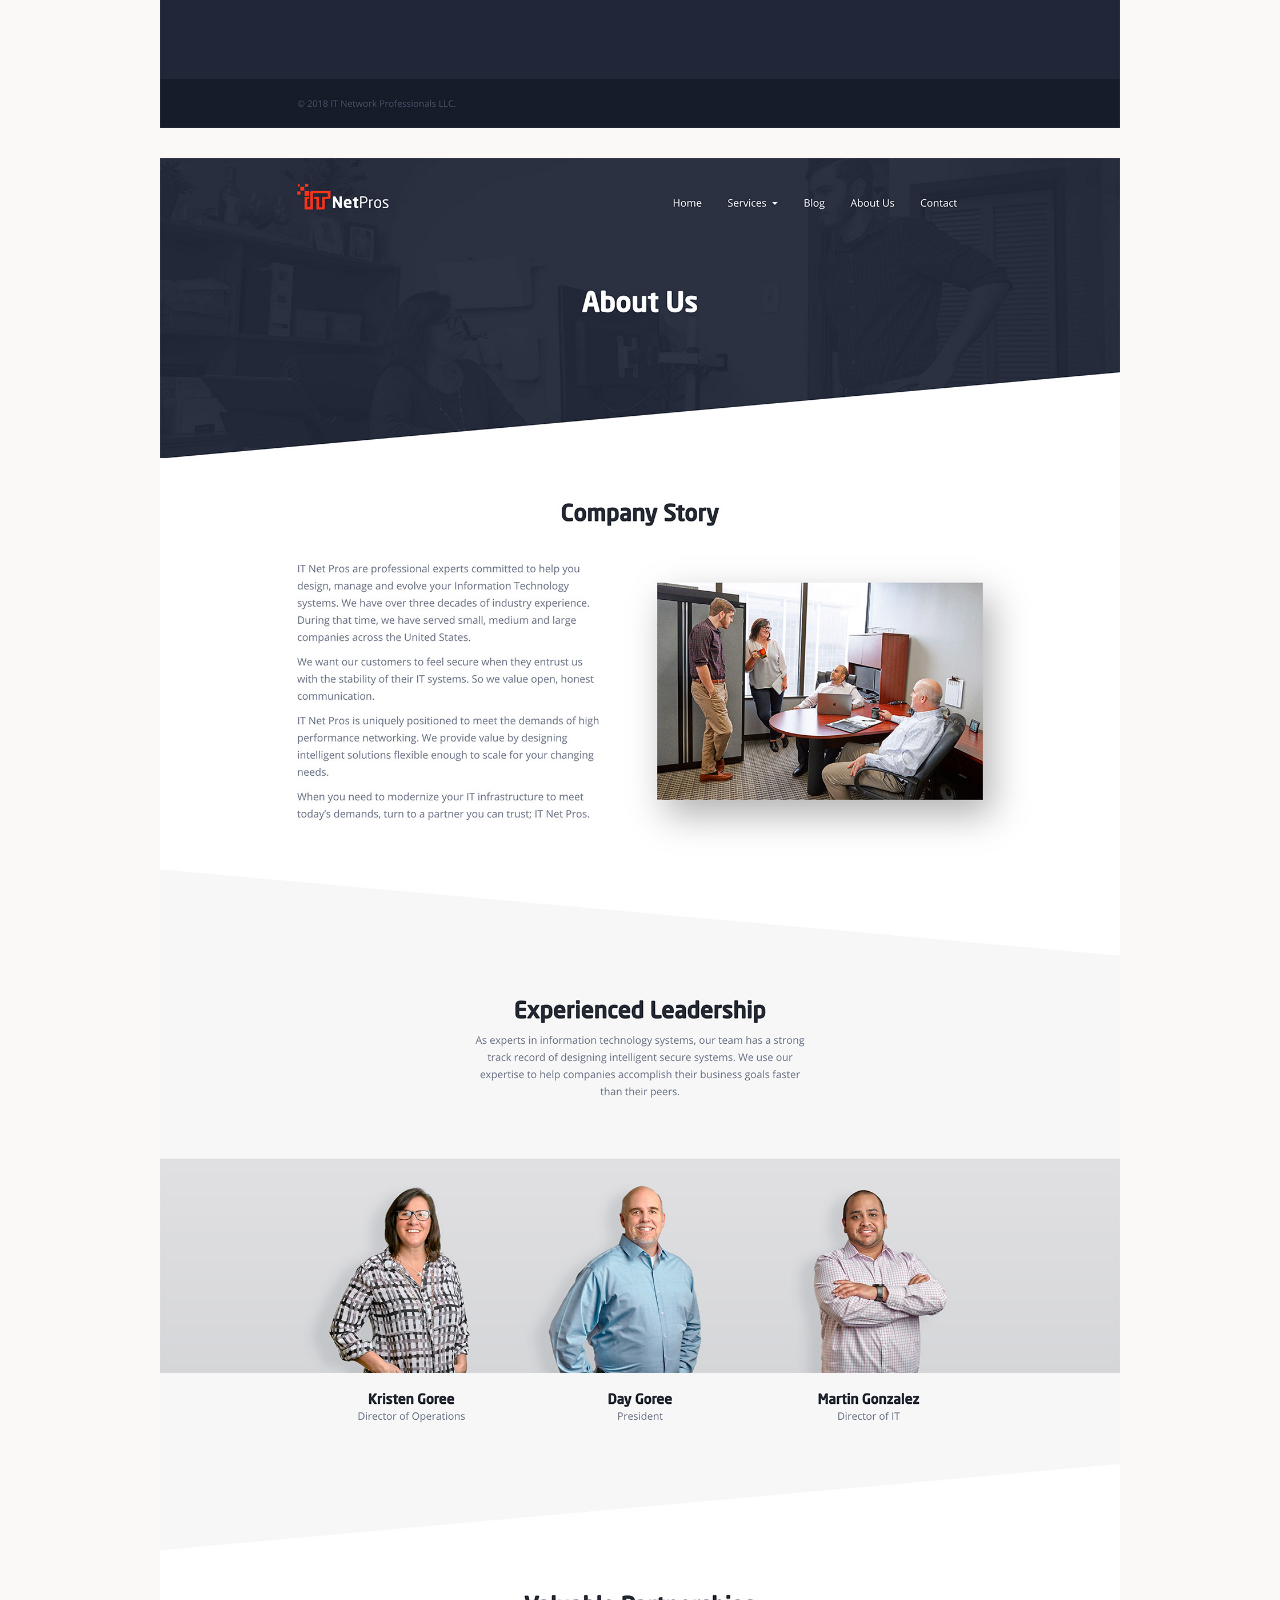
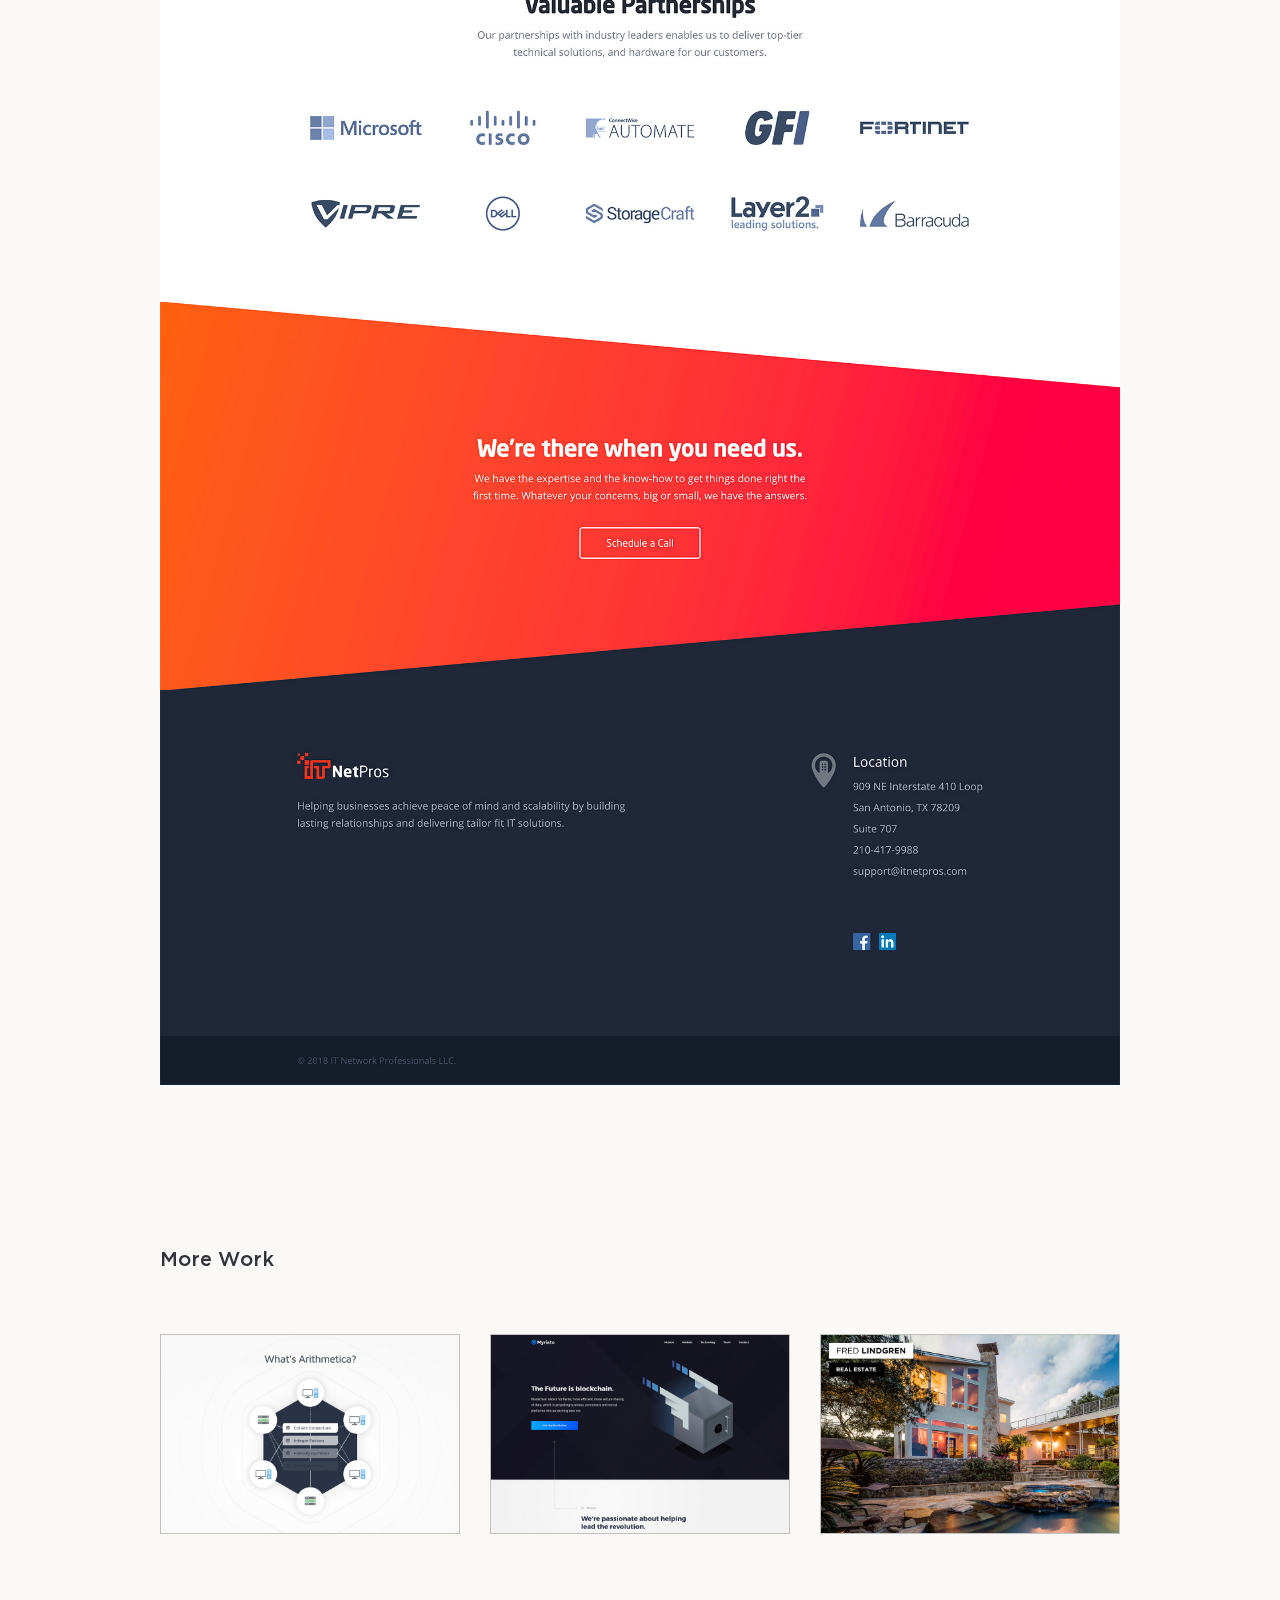
<file: work/itnetpros.html>
<!doctype html>
<html>
<head>
<meta charset="utf-8">
<meta name="viewport" content="width=device-width">
<title>Ryan Goree | IT Net Pros Web Design</title>
<meta name="description" content="Hi, I’m a web designer &amp; web developer focused on creating digital experiences that make things easy and look good doing it.">
<link rel="shortcut icon" href="favicon.ico"/>
<link rel="stylesheet" href="/css/portfolio-2017.css">
</head>

<body>
<nav class="mobile-nav">
    <a href="javascript:;" class="mobile-nav-close-icon">
        <span>Close Menu</span>
    </a>
    <ul>
        <li><a href="/">About</a></li>
        <li><a href="/work.html">Work</a></li>
        <li><a href="/contact.html">Contact</a></li>
    </ul>
</nav>

<header class="mobile-header">
    <a class="logo" href="/">
        <img src="/img/ninja-ryan-goree-light.svg">
    </a>
    <a href="javascript:;" class="mobile-nav-icon">
        <span>Menu</span>
    </a>
</header>

<div class="content">

    <header class="main-header">
        <a class="logo" href="/">
            <img src="/img/ninja-ryan-goree.svg">
        </a>
        <nav class="main-nav">
            <ul>
                <li><a href="/">About</a></li>
                <li><a href="/work.html">Work</a></li>
                <li><a href="/contact.html">Contact</a></li>
            </ul>
        </nav>
    </header>
    <div class="page project-page">
        <h1>IT Net Pros</h1>
        <div class="project-meta">

        </div>
        <p>Redesign of the <a href="http://www.itnetpros.com">IT Net Pros website</a></p>
        <p>
            <a href="/img/itnetpros/itnetpros-comp-home.jpg">
                <img class="block" src="/img/itnetpros/itnetpros-comp-home.jpg">
            </a>
        </p>
        <p>
            <a class="block" href="/img/itnetpros/itnetpros-comp-about-us.jpg">
                <img src="/img/itnetpros/itnetpros-comp-about-us.jpg">
            </a>
        </p>
        <div class="more-projects clear">
            <h2>More Work</h2>
             <ul class="work-thumbs">
                <li>
                    <a href="/work/arithmetica.html">
                        <img alt="Arithmetica" title="" src="/img/thumb-arithmetica.png">
                        <div class="description">
                            <div class="description-content">
                                <h2>Arithmetica</h2>
                            </div>
                        </div>
                    </a>
                </li>
                <li>
                    <a href="/work/myriato.html">
                        <img alt="Myriato" title="" src="/img/thumb-myriato.png">
                        <div class="description">
                            <div class="description-content">
                                <h2>Myriato</h2>
                            </div>
                        </div>
                    </a>
                </li>
                 <li>
                    <a href="/work/fredlindgren.html">
                        <img alt="Fred Lindgren Photography" title="" src="/img/thumb-fredlindgren.png">
                        <div class="description">
                            <div class="description-content">
                                <h2>Fred Lindgren Photography</h2>
                            </div>
                        </div>
                    </a>
                </li>
            </ul>
        </div>
    </div>

<div id="spinner" class="spinner"></div>
<script src="https://ajax.googleapis.com/ajax/libs/jquery/3.2.1/jquery.min.js"></script>
<script src="/js/portfolio-2017.js"></script>

</div></body>
</html>
</file>
<file: css/portfolio-2017.css>
/*~*~*~*~*~*~*~*~*~*~*~*~*

Sections:

- FORMAT CLASSES
- HEADER
- PAGES
- FORMS
- BUTTONS
- ABOUT
- QUCK CHAT
- WORK
- PROJECT
- CONTACT
- SECURE LOGIN
- RESPONSIVE
  - HEADER

*~*~*~*~*~*~*~*~*~*~*~*~*/

* {
	box-sizing: border-box;
}

html {
	height: 100%;
}

body {
	background: linear-gradient(#fff, #faf9f8 150px);
	font-family: Gotham, sans-serif;
	-webkit-font-smoothing: antialiased;
    -moz-osx-font-smoothing: grayscale;
    height: 100%;
	margin: 0;
}

.spinner {
    position: fixed;
    top: 0;
    right: 0;
    bottom: 0;
    left: 0;
    width: 60px;
    height: 60px;
    border: 1px solid transparent;
    border-right-color: #ada285;
    border-top-color: #ada285;
    border-left: none;
    border-radius: 50%;
    margin: auto;
    box-shadow: 0 0 5px 0px #f1ead7;
    animation: rotate 500ms linear infinite;
}

.spinner:after {
    content: '';
    position: absolute;
    left: 86%;
    top: 86%;
    transform: translate(-50%, -50%);
    width: 6px;
    height: 6px;
    background: #ada285;
    border-radius: 50%;
    box-shadow: 1px -1px 5px 2px #f1ead7;
}

.spinner.hidden {
	display: none;
}

@keyframes rotate {
    to {
        transform: rotate(360deg);
    }
}

.content {
	position: relative;
	top: 0;
	right: 0;
	background: linear-gradient(#fff, #faf9f8 150px);
	color: #525a66;
	width: 100%;
	min-height: 100%;
	padding: 0 6vw 6vw;
	box-shadow: 5px 9px 30px 0px rgba(0, 0, 0, 0.5); 
	transition: all 400ms cubic-bezier(0.215, 0.61, 0.355, 1);
}

.mobile-nav-open .content {
    transform: scale(.9);
    position: fixed;
    right: 61%;
    height: 100%;
}

@font-face {
	font-family: Gotham;
	src: url(/fonts/Gotham-Book.woff) format('woff');
}

@font-face {
	font-family: Gotham;
	src: url(/fonts/Gotham-BookItalic.woff) format('woff');
	font-style: italic;
}

@font-face {
	font-family: Gotham;
	src: url(/fonts/Gotham-Medium.woff) format('woff');
	font-weight: 500;
}

@font-face {
	font-family: Gotham;
	src: url(/fonts/Gotham-Bold.woff) format('woff');
	font-weight: 600;
}

@font-face {
	font-family: Baskerville;
	src: url(/fonts/BaskervilleMTStd-Regular.woff) format('woff');
}

@font-face {
	font-family: Baskerville;
	src: url(/fonts/BaskervilleMTStd-Bold.woff) format('woff');
	font-weight: 600;
}

@font-face {
	font-family: Baskerville;
	src: url(/fonts/BaskervilleMTStd-Italic.woff) format('woff');
	font-style: italic;
}

@font-face {
	font-family: Baskerville;
	src: url(/fonts/BaskervilleMTStd-BoldIt.woff) format('woff');
	font-weight: 600;
	font-style: italic;
}

h1 {
	font-size: 34px;
	line-height: 35px;
	text-transform: uppercase;
	color: #30343b;
	margin: 0 0 21px;
}

h1:after {
	content: '';
	display: block;
	background: #30343b;
	width: 120px;
	height: 2px;
	margin-top: 25px;
}

h2 {
	font-size: 20px;
	font-weight: 500;
    line-height: 30px;
    color: #30343b;
    margin: 60px 0 30px;
}

h3 {
	font-size: 16px;
	font-weight: 500;
	line-height: 30px;
	color: #30343b;
	margin: 30px 0;
}

p, ul, ol {
	line-height: 30px;
	margin: 30px 0;
}

a {
	color: #486ba0;
}

img {
	max-width: 100%;
}


/*~*~*~*~*~*~*~*~*~*~*~*~*
~*~*~ FORMAT CLASSES ~*~*~
*~*~*~*~*~*~*~*~*~*~*~*~*/

.block {
	display: block;
}

.g-1-2 {
	width: 47%;
	float: left;
}

.g-2-2 {
	width: 47%;
	margin-left: 6%;
}

.serif {
	font-family: Baskerville, serif;
}

.accent-character {
	font-family: Baskerville, serif;
	font-style: italic;
	font-size: 1.125em;
	font-weight: normal;
}

.lower-case {
	text-transform: lowercase;
}

.fixed {
	position: fixed;
}

.overflow-hidden {
	overflow: hidden;
}

.tooltip {
	position: relative;
}

.tooltip-anchor {
	color: #486ba0;
	border-bottom: 1px dashed #486ba0;
	cursor: pointer;
}

.tooltip-content {
	position: absolute;
	bottom: 100%;
	left: 50%;
	transform: translate(-50%, 10px);
	background: #30343b;
	color: #efefef;
	font-size: 14px;
	line-height: 20px;
	padding: 18px;
	width: 300px;
	margin-bottom: 15px;
	opacity: 0;
	pointer-events: none;
	transition: all 200ms;
}

.tooltip-content:before {
	content: '';
	position: absolute;
	top: 100%;
	left: 0;
	width: 100%;
	height: 15px;
}

.tooltip-content:after {
	content: '';
	position: absolute;
	top: 100%;
	left: 50%;
	transform: translateX(-50%);
	border-top: 12px solid #30343b;
	border-right: 12px solid transparent;
	border-left: 12px solid transparent;
}

.tooltip-content a {
	color: #5388d8;
}

.tooltip:hover .tooltip-content {
	transform: translate(-50%, 0);
	opacity: 1;
	pointer-events: auto;
}

.clear:before,
.clear:after {
	content: '';
	display: table;
	clear: both;
}


/*~*~*~*~*~*~*~*~*
~*~*~ HEADER ~*~*~
*~*~*~*~*~*~*~*~*/

.main-header {
    height: 120px;
    padding: 40px 0;
    margin-bottom: 60px;
}

.main-header .logo img {
	height: 40px;
}

.main-nav {
	font-size: 14px;
	font-weight: bold;
	text-transform: uppercase;
	float: right;
}

.main-nav ul {
	list-style: none;
	margin: 0;
}

.main-nav li {
	float: left;
	margin-left: 15px;
}

.main-nav a {
	text-decoration: none;
	line-height: 40px;
	color: #30343b;
	padding: 0 15px;
	display: block;
	transition: all 120ms linear;
}

.main-nav a:hover {
	color: #486ba0;
}

.mobile-header {
	display: none;
    position: fixed;
    top: 0;
    right: 0;
    background: #30343b;
    width: 100%;
    height: 60px;
    padding: 0;
    z-index: 1;
    transition: all 400ms cubic-bezier(0.215, 0.61, 0.355, 1);
}

.mobile-nav-open .mobile-header {
    transform: scale(.9);
    top: 4.5%;
    right: 61%;
}

.mobile-header .logo {
	display: block;
	height: 60px;
	padding: 15px 5vw;
	float: left;
}

.mobile-header .logo img {
	height: 30px;
}

.mobile-nav-icon {
	position: relative;
	box-sizing: content-box;
	width: 30px;
	height: 60px;
	padding: 0 5vw;
	float: right;
}

.mobile-nav-icon span,
.mobile-nav-icon span:before,
.mobile-nav-icon span:after {
	position: absolute;
	background: #d6cbc3;
	height: 3px;
}

.mobile-nav-icon span {
	top: 0;
	right: 5vw;
	bottom: 0;
	color: transparent;
	font-size: 0;
	width: 30px;
	margin: auto;
	transform: scaleY(.5);
}

.mobile-nav-icon span:before {
    content: '';
    top: -20px;
    width: 30px;
}

.mobile-nav-icon span:after {
    content: '';
    right: 0;
    bottom: -20px;
	width: 20px;
}

.mobile-nav {
	position: fixed;
    top: 0;
    right: 0;
    text-align: right;
    width: 66%;
}

.mobile-nav-close-icon {
	position: absolute;
    top: 0;
    right: 0;
    color: transparent;
    font-size: 0;
    box-sizing: content-box;
    width: 30px;
    height: 60px;
    padding: 0 5vw;
}

.mobile-nav-close-icon span {
    display: block;
    position: relative;
    width:  100%;
    height:  100%;
    transform: rotate(45deg);
}

.mobile-nav-close-icon span:before,
.mobile-nav-close-icon span:after {
    content: '';
    background: #d6cbc3;
    position: absolute;
    top: 50%;
    right: 50%;
}

.mobile-nav-close-icon span:before {
    width: 30px;
    height: 3px;
    transform: translate(50%, -50%) scaleY(.5);
}

.mobile-nav-close-icon span:after {
    width: 3px;
    height: 30px;
    transform: translate(50%, -50%) scaleX(.5);
}

.mobile-nav ul {
	list-style: none;
	margin: 90px 0 0;
	padding: 0;
}

.mobile-nav a {
	display: block;
	color: #e2ddda;
	text-decoration: none;
	text-transform: uppercase;
	line-height: 60px;
	padding: 0 30px;
}

.mobile-nav a.active {
    color: #fff;
    border-right: 3px solid #c2a691;
    padding-right: 27px;
}


/*~*~*~*~*~*~*~*~
~*~*~ PAGES ~*~*~
~*~*~*~*~*~*~*~*/

.page {
	opacity: 0;
	visibility: hidden;
	max-width: 1440px;
	margin: 0 auto;
	transition: all 250ms linear;
}

.page.active {
	opacity: 1;
	visibility: visible;
	transition-delay: 250ms;
}


/*~*~*~*~*~*~*~*~
~*~*~ FORMS ~*~*~
~*~*~*~*~*~*~*~*/

form {
	margin: 30px 0;
	position: relative;
}

form .spinner {
	position: absolute;
	display: none;
}

form .confirmation {
	text-align: center;
	position: absolute;
	top: 60px;
	left: 0;
	width: 100%;
	opacity: 0;
	visibility: hidden;
	transition: all 250ms linear;
}

form .confirmation h3 {
	font-size: 28px;
	font-weight: bold;
	margin: 0;
}

form .confirmation p {
	font-size: 18px;
	margin: 0;
}

form.sending > *:not(.spinner),
form.success > *:not(.confirmation) {
	visibility: hidden;
}

form.sending .spinner {
	display: block;
}

form.success .confirmation {
	opacity: 1;
	visibility: visible;
}

form.success .spinner {
	display: none;
}

input[type=text], input[type=email], input[type=tel], input[type=password],
textarea {
	font-family: Gotham;
	font-size: 16px;
	color: #30343b;
	width: 100%;
	padding: 15px;
	border: 1px solid #aab0ba;
	border-radius: 4px;
}

input[type=text], input[type=email], input[tel], input[type=password] {
	height: 50px;
}

textarea {
	height: 150px;
}

.field-row {
	margin: 30px 0;
	position: relative;
}

.field-error {
	margin: 5px 0;
	color: #d6203e;
}

.error {
	border-color: #d6203e !important;
}

::-webkit-input-placeholder {
    font-style: italic;
}

::-moz-placeholder {
    font-style: italic;
}

:-ms-input-placeholder {
    font-style: italic;
}

:-moz-placeholder {
    font-style: italic;
}


/*~*~*~*~*~*~*~*~*~
~*~*~ BUTTONS ~*~*~
~*~*~*~*~*~*~*~*~*/

.button-container {
	margin-top: 36px;
}

.button {
	display: inline-block;
	font-size: 14px;
	line-height: 16px;
	text-decoration: none;
	text-align: center;
	text-transform: uppercase;
	padding: 15px 30px;
	border-radius: 4px;
}

.button-1 {
	background: none;
	color: #906c5a;
	border: 2px solid #c3a393;
}


/*~*~*~*~*~*~*~*~
~*~*~ ABOUT ~*~*~
~*~*~*~*~*~*~*~*/

#about {
	text-align: center;
	padding-top: 60px;
}

.about-portrait {
	display: inline-block;
	width: 265px;
}

.about-content {
	display: inline-block;
	text-align: left;
	max-width: 450px;
	margin-left: 90px;
}

.about-content p {
	margin: 21px 0;
}


/*~*~*~*~*~*~*~*~*~*~
~*~*~ QUCK CHAT ~*~*~
~*~*~*~*~*~*~*~*~*~*/

#quick-chat {
	max-width: 600px;
	margin: 0 auto;
	padding-top: 60px;
}

.contact-toggle-radio {
	position: absolute;
	opacity: 0;
}

.contact-toggle-radio + label {
	display: block;
	font-size:  14px;
	text-transform: uppercase;
	text-align: center;
	color: #747d8b;
	background: #fff;
	width: 50%;
	padding: 15px;
	border: 1px solid #aab0ba;
	margin-bottom: 15px;
	float: left;
	cursor: pointer;
}

.contact-toggle-radio:focus + label {
	outline: -webkit-focus-ring-color auto 5px;
	outline-offset: -2px;
	position: relative;
}

.contact-toggle-radio:first-of-type + label {
	border-radius: 4px 0 0 4px;
}

.contact-toggle-radio:nth-of-type(2) + label {
	border-radius: 0 4px 4px 0;
	border-left: none;
}

.contact-toggle-radio:checked + label {
	color: #30343b;
	background: #f2f4f7;
}
.contact-toggle-radio:checked + label:before {
	content: '';
	display: inline-block;
	width: 5px;
	height: 11px;
	border-right: 2px solid #486ba0;
	border-bottom: 2px solid #486ba0;
	margin-right: 10px;
	vertical-align: top;
	position: relative;
	top: 1px;
	transform: rotate(45deg);
}

.contact-toggle-field {
	display: none;
}

.contact-toggle-field.active {
	display: block;
}


/*~*~*~*~*~*~*~*
~*~*~ WORK ~*~*~
*~*~*~*~*~*~*~*/

.work-thumbs {
	padding: 0;
	margin: 30px 0;
	list-style: none;
}

.work-thumbs:before,
.work-thumbs:after {
	content: '';
	display: table;
	clear: both;
}

.work-thumbs > li {
	width: 31.25%;
	margin: 3.125% 0 0 3.125%;
	position: relative;
	float: left;
}

.work-thumbs > li:nth-child(3n+1) {
	margin-left: 0
}

.work-thumbs a {
	display: block;
	color: #30343b;
	border: 1px solid #c2c1bc;
}

.work-thumbs img {
	display: block;
	width: 100%;
}

.work-thumbs .description {
	vertical-align: middle;
	text-align: center;
	background: #e8e5e3;
	width: 100%;
	height: 100%;
	position: absolute;
	top: 0;
	left: 0;
	opacity: 0;
	transition: opacity 200ms linear;
}

.work-thumbs a:hover .description {
	opacity: 1;
}

.work-thumbs .description-content {
	padding: 10%;
	position: absolute;
	top: 50%;
	right: 0;
	left: 0;
	transform: translateY(-50%);
}

.work-thumbs .description h2 {
	color: #525a66;
	font-size: 18px;
	line-height: 22px;
	margin: 0;
}

.work-thumbs .description h2:after {
	content: none;
}

.work-thumb-tags {
	list-style: none;
	font-size: 0;
	color: #525a66;
	padding: 0;
	margin: 26px 0 0 -15px;
}

.work-thumb-tags li {
	display: inline-block;
	font-size: 14px;
	line-height: 21px;
	padding: 11px 15px;
	border: 1px solid #ada285;
	margin: 5px 0 5px 15px;
}


/*~*~*~*~*~*~*~*~*~
~*~*~ PROJECT ~*~*~
~*~*~*~*~*~*~*~*~*/

.project-page {
	max-width: 960px;
}

.project-page h1 {
	margin-bottom: 60px;
}

.project-page .intro-img {
	display: block;
	margin-bottom: 60px;
}

.more-projects {
	margin-top: 90px;
}

.project-page section {
	margin: 60px 0;
}


/*~*~*~*~*~*~*~*~*~
~*~*~ CONTACT ~*~*~
~*~*~*~*~*~*~*~*~*/

#contact {
	max-width: 600px;
	padding-top: 60px;
	margin: 0 auto;
}

.contact-cols:before,
.contact-cols:after {
	content: '';
	display: table;
	clear: both;
}

.contact-cols .col {
	width: 47.5%;
	margin: 0 0 5% 5%;
	float: left;
}

.contact-cols .col + .col {
	margin-left: 5%;
}

.contact-cols .col:nth-child(2n+1) {
	margin-left: 0;
}

.contact-cols h3 {
	margin: 0;
}

.social-icon {
	margin-left: 10px;
}

.social-icon svg {
	max-width: 30px;
	margin-top: 18px;
}

.social-icon svg path {
	fill: #a4acbb;
	transition: fill 200ms linear;
}

.social-icon:hover svg path {
	fill: #000;
}

.linkedin-icon:hover svg path {
	fill: #007bb6;
}


/*~*~*~*~*~*~*~*~*~*~*~*
~*~*~ SECURE LOGIN ~*~*~
*~*~*~*~*~*~*~*~*~*~*~*/

.secure-login {
	max-width: 600px;
	margin: 0 auto;
	padding-top: 60px;
}


/*~*~*~*~*~*~*~*~*~*~*
~*~*~ RESPONSIVE ~*~*~
*~*~*~*~*~*~*~*~*~*~*/

@media (max-width: 1200px) {


	/*~*~*~*~*~*~*~*
	~*~*~ WORK ~*~*~
	*~*~*~*~*~*~*~*/

	#work .work-thumbs > li {
		width: 47.5%;
		margin: 5% 0 0 5%;
	}

	#work .work-thumbs > li:nth-child(3n+1) {
		margin-left: 5%;
	}

	#work .work-thumbs > li:nth-child(2n+1) {
		margin-left: 0;
	}

}

@media (max-width: 960px) {


	/*~*~*~*~*~*~*~*~
	~*~*~ ABOUT ~*~*~
	~*~*~*~*~*~*~*~*/

	.about-portrait {
	    width: 32.74%;
	    float: left;
	    margin-top: calc(96px - 10vw);
	}

	.about-content {
	    max-width: 55.852%;
	    margin: 0 0 0 11.408%;
	    float: left;
	}


	/*~*~*~*~*~*~*~*
	~*~*~ WORK ~*~*~
	*~*~*~*~*~*~*~*/

	.more-projects .work-thumbs > li {
		width: 47.5%;
		margin: 5% 0 0 5%;
	}

	.more-projects .work-thumbs > li:nth-child(3n) {
		display: none;
	}

	.more-projects .work-thumbs > li:nth-child(2n+1) {
		margin-left: 0;
	}

}

@media (max-width: 800px) {


	/*~*~*~*~*~*~*~*
	~*~*~ WORK ~*~*~
	*~*~*~*~*~*~*~*/

	.work-thumb-tags {
		display: none;
	}

}

@media (max-width: 600px) {

	body {
		background: #30343b;
		color: #e2ddda;
	}
    
    .content {
    	border-top: 60px solid #30343b;
        padding: 30px 20px 60px;
    }

    /*~*~*~*~*~*~*~*~
	~*~*~ PAGES ~*~*~
	~*~*~*~*~*~*~*~*/

	.page {
		padding-top: 30px !important;
	}


	/*~*~*~*~*~*~*~*
	~*~*~ WORK ~*~*~
	*~*~*~*~*~*~*~*/

	#work .work-thumbs > li,
	.more-projects .work-thumbs > li {
		width: auto;
		margin: 30px 0 !important;
	}

	.work-thumbs a {
	    text-decoration: none;
	}

	.work-thumbs .description {
	    text-align: left;
	    background: none;
	    position: static;
	    opacity: 1;
	}

	.work-thumbs .description-content {
	    padding: 15px 0 0;
	    position: static;
	    transform: none;
	}

	.work-thumb-tags {
	    display: block;
	    margin-top: 10px;
	}

	.work-thumb-tags li {
	    padding: 6px 10px
	}

	.more-work .work-thumbs > li:nth-child(3n) {
		display: list-item;
	}


	/*~*~*~*~*~*~*~*~*
	~*~*~ HEADER ~*~*~
	*~*~*~*~*~*~*~*~*/

    .mobile-header {
    	display: block;
    }

    .main-header {
    	display: none;
    }


	/*~*~*~*~*~*~*~*~
	~*~*~ ABOUT ~*~*~
	~*~*~*~*~*~*~*~*/

	.about-portrait {
		display: block;
		width: 200px;
    	margin: 0 auto;
		float: none;
	}

	.about-content {
		display: block;
		max-width: none;
		margin: 60px 0 0;
		float: none;
	}


	/*~*~*~*~*~*~*~*~*~
	~*~*~ CONTACT ~*~*~
	~*~*~*~*~*~*~*~*~*/

	.contact-cols .col {
	    width: 47.5%;
	    margin: 0 0 5% 5%;
	}

	.contact-cols .col:nth-child(2n+1) {
	    margin-left: 0;
	}

	.social-icon svg {
	    float: none;
	}

}



@media (max-width: 400px) {


	/*~*~*~*~*~*~*~*~*~
	~*~*~ CONTACT ~*~*~
	~*~*~*~*~*~*~*~*~*/

	.contact-cols .col {
	    width: auto;
	    float: none;
	    margin: 0
	}

	.contact-cols .col + .col {
	    margin: 30px 0 0;
	}

}
</file>
